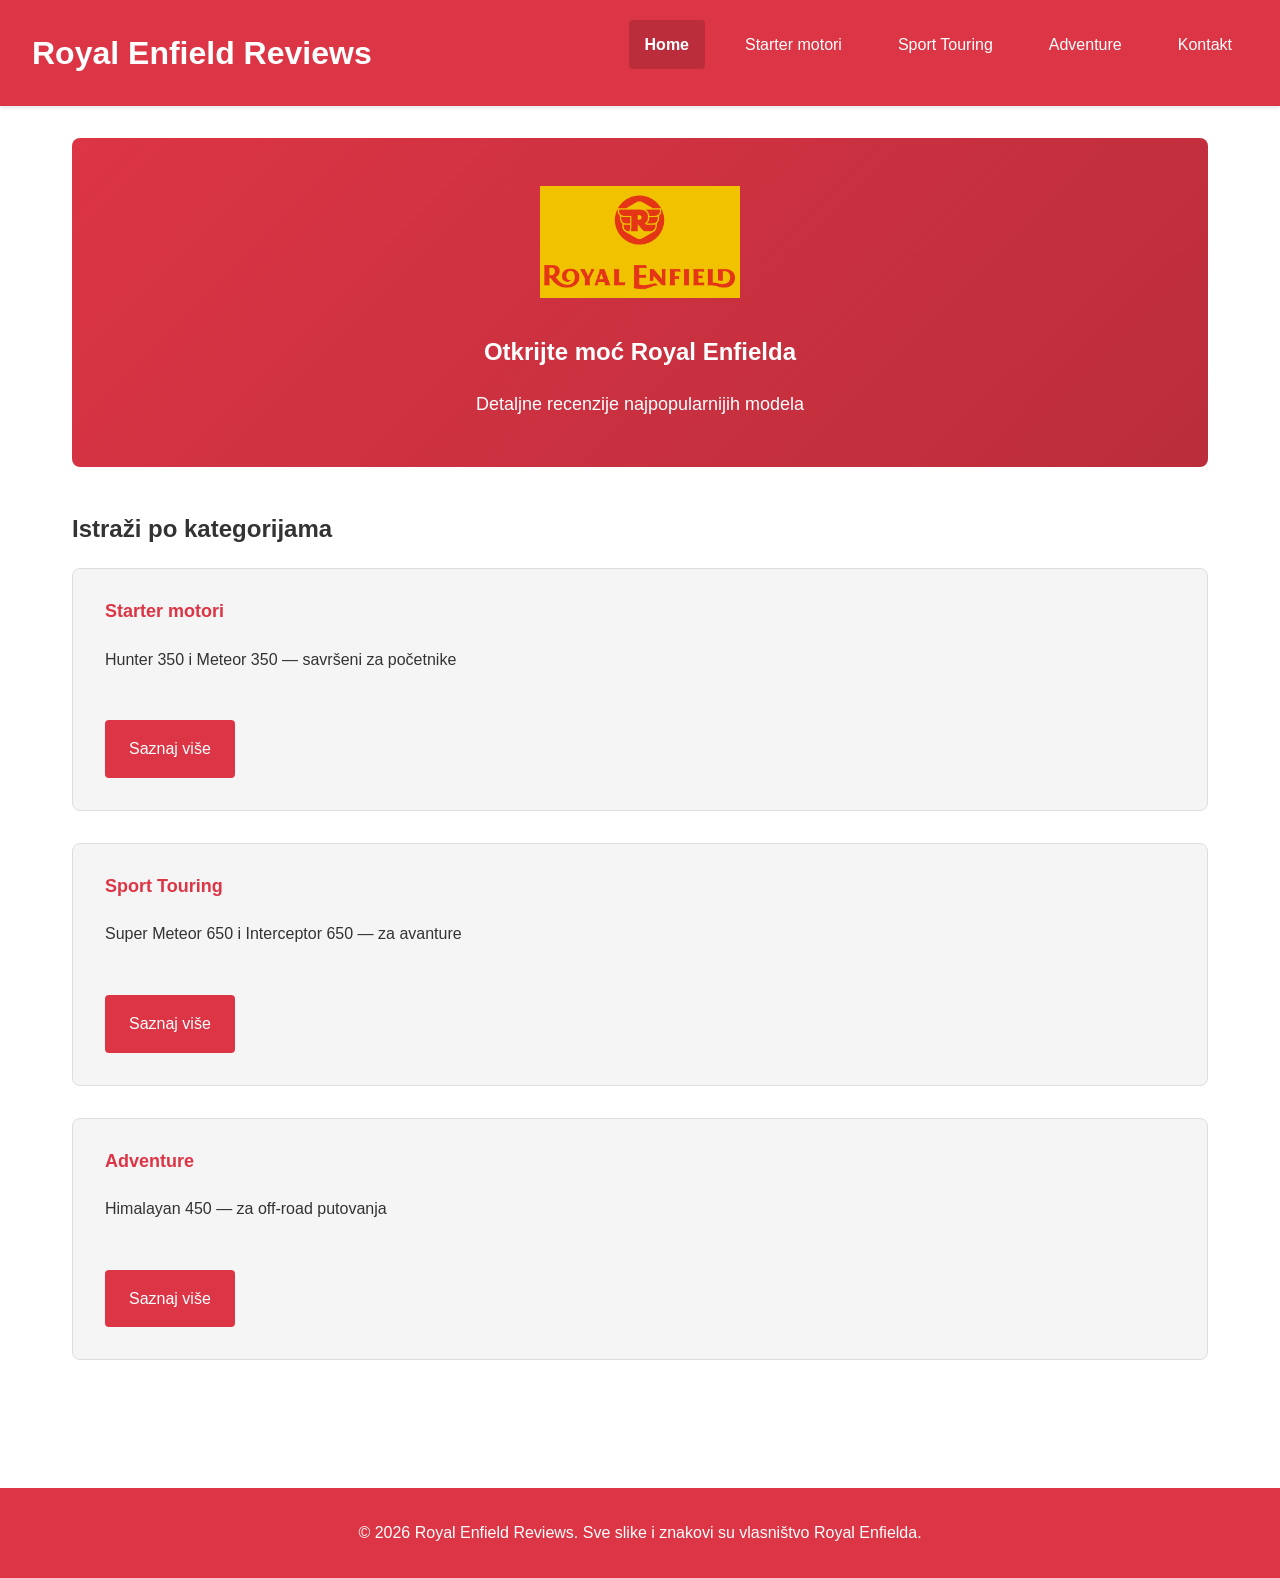
<file: index.html>
<!DOCTYPE html>
<html lang="hr">
<head>
    <meta charset="UTF-8">
    <meta name="viewport" content="width=device-width, initial-scale=1.0">
    <title>Royal Enfield Reviews - Motorkultne recenzije</title>
    <meta name="description" content="Detaljne recenzije Royal Enfield motora">
    <meta property="og:title" content="Royal Enfield Reviews">
    <meta property="og:description" content="Detaljne recenzije Royal Enfield motora - Hunter, Meteor, Super Meteor, Interceptor i Himalayan">
    <meta property="og:type" content="website">
    <link rel="stylesheet" href="css/style.css">
</head>
<body>
    <a href="#main-content" class="skip-link">Preskoči na glavni sadržaj</a>
    
    <header id="header">
    <h1>Royal Enfield Reviews</h1>
    
    <a href="#header" class="hamburger" id="hamburger-close">☰</a>
    <a href="#menu" class="hamburger" id="hamburger-open">☰</a>
    
    <nav class="nav-menu" id="menu">
        <ul>
            <li><a href="index.html" class="active">Home</a></li>
            <li><a href="Starter-motori.html">Starter motori</a></li>
            <li><a href="sport-touring.html">Sport Touring</a></li>
            <li><a href="adventure.html">Adventure</a></li>
            <li><a href="kontakt.html">Kontakt</a></li>
        </ul>
    </nav>
</header>
    <main id="main-content">
        <section class="hero">
            <img src="img/Royal-Enfield-Emblem.jpg" alt ="Royal Enfield logo" class="hero-logo">
            <h2>Otkrijte moć Royal Enfielda</h2>
            <p>Detaljne recenzije najpopularnijih modela</p>
        </section>

        <section class="categories">
            <h2>Istraži po kategorijama</h2>
            
            <article class="category-card">
                <h3>Starter motori</h3>
                <p>Hunter 350 i Meteor 350 — savršeni za početnike</p>
                <a href="Starter-motori.html">Saznaj više</a>
            </article>

            <article class="category-card">
                <h3>Sport Touring</h3>
                <p>Super Meteor 650 i Interceptor 650 — za avanture</p>
                <a href="sport-touring.html">Saznaj više</a>
            </article>

            <article class="category-card">
                <h3>Adventure</h3>
                <p>Himalayan 450 — za off-road putovanja</p>
                <a href="adventure.html">Saznaj više</a>
            </article>
        </section>
    </main>

    <footer>
        <p>&copy; 2026 Royal Enfield Reviews. Sve slike i znakovi su vlasništvo Royal Enfielda.</p>
    </footer>
</body>
</html>
</file>
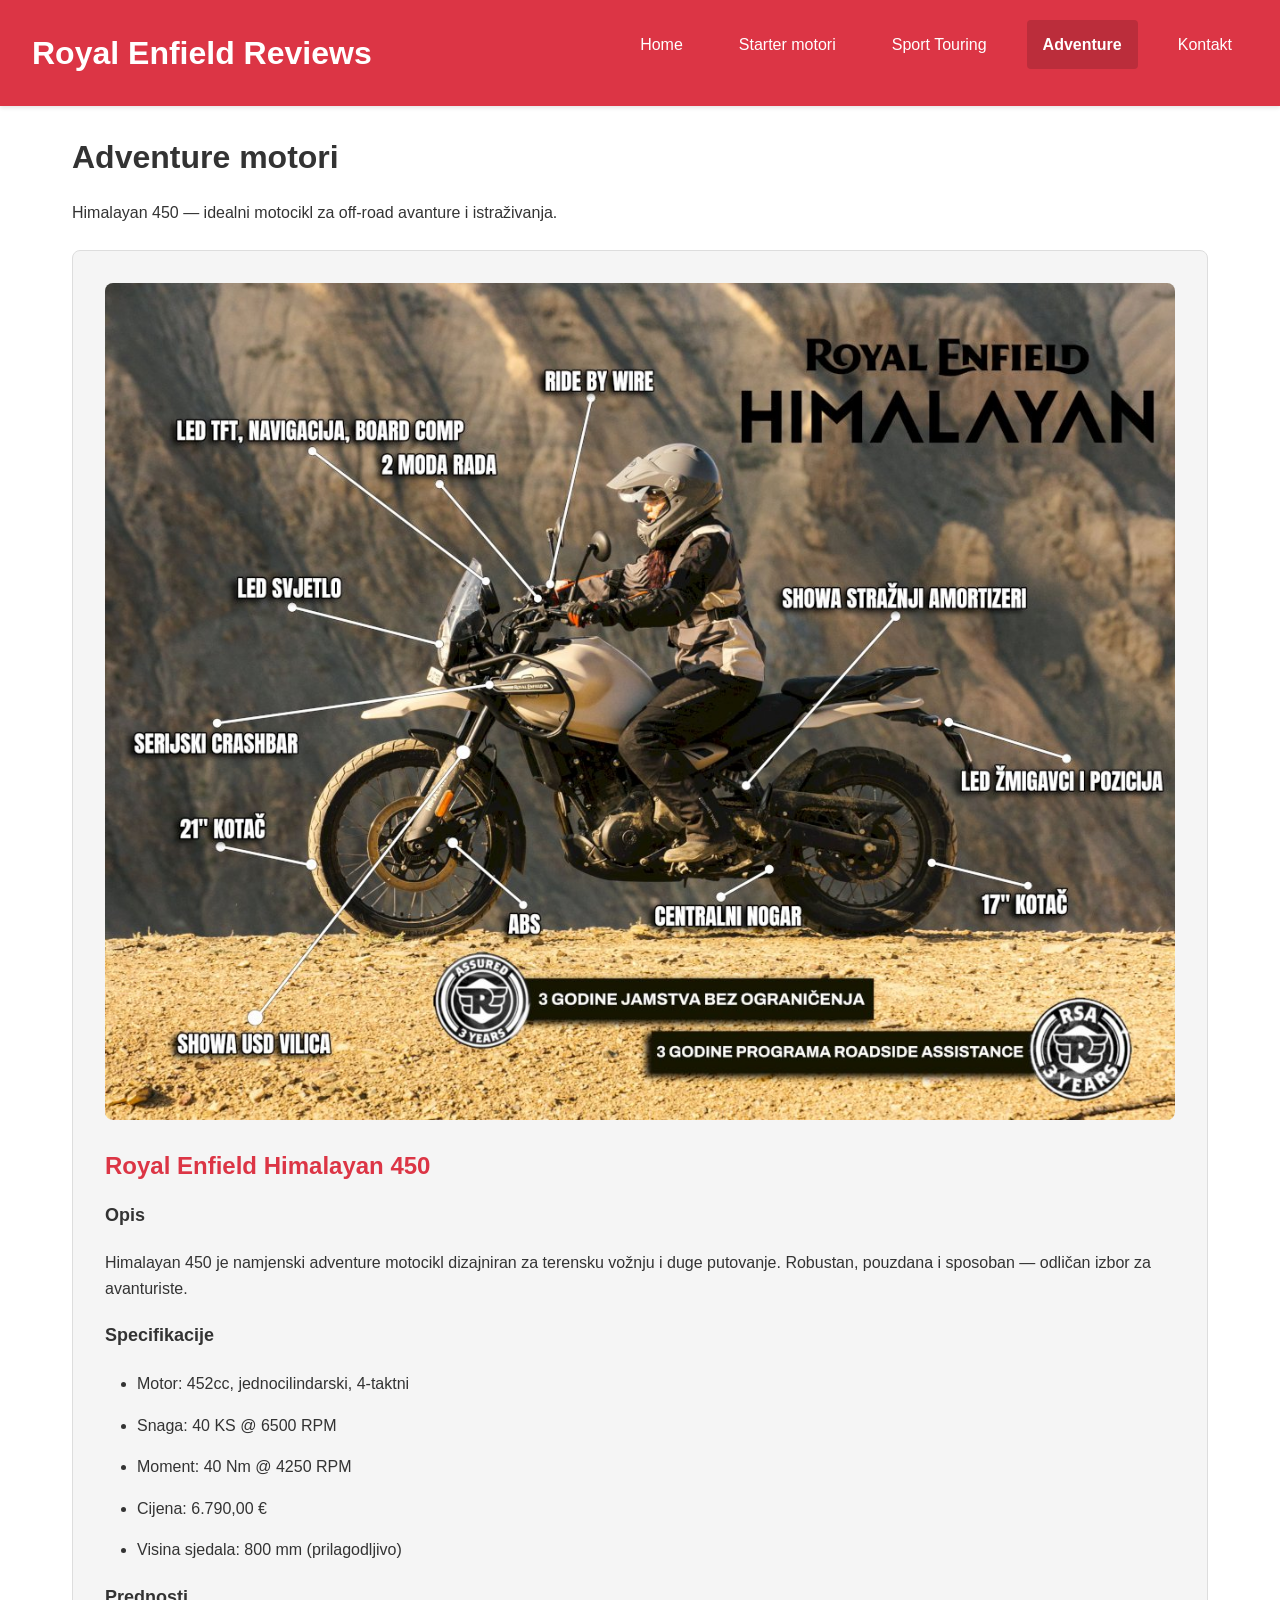
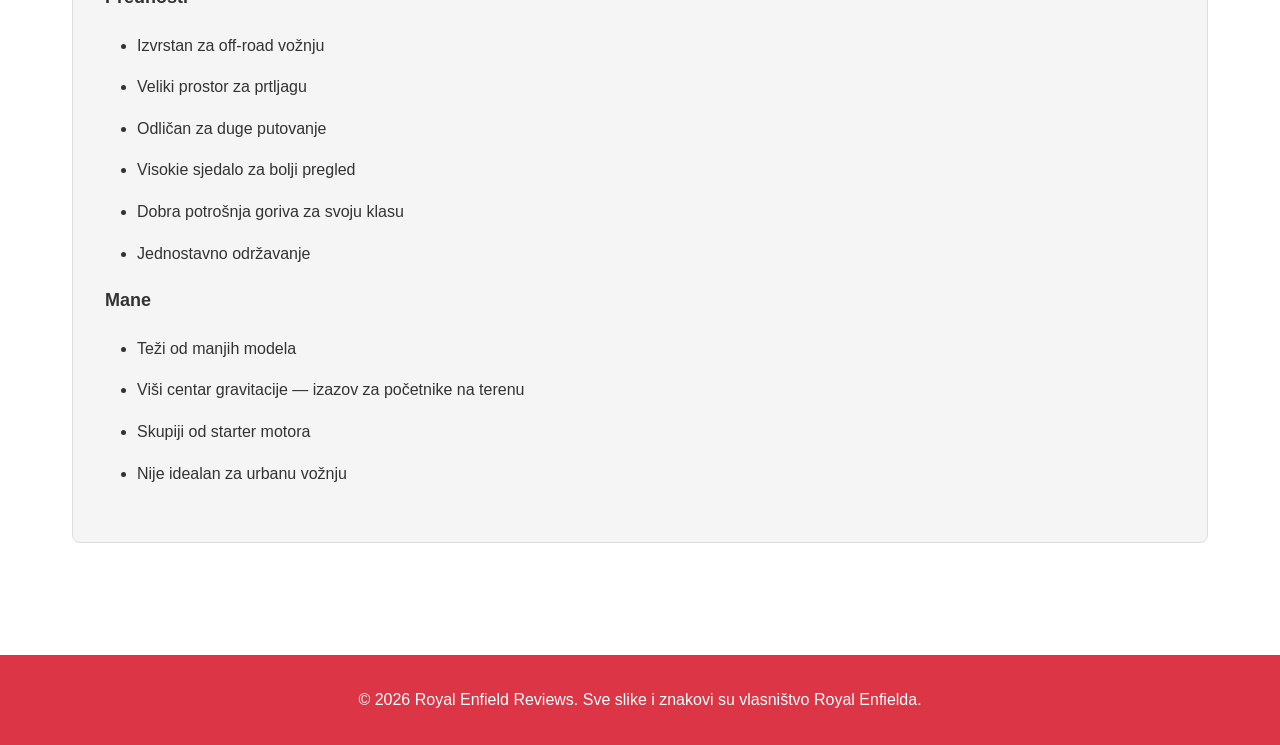
<file: adventure.html>
<!DOCTYPE html>
<html lang="hr">
<head>
    <meta charset="UTF-8">
    <meta name="viewport" content="width=device-width, initial-scale=1.0">
    <title>Adventure - Royal Enfield Reviews</title>
    <meta name="description" content="Detaljne recenzije Royal Enfield motora">
    <meta property="og:title" content="Royal Enfield Reviews">
    <meta property="og:description" content="Detaljne recenzije Royal Enfield motora - Hunter, Meteor, Super Meteor, Interceptor i Himalayan">
    <meta property="og:type" content="website">
    <link rel="stylesheet" href="css/style.css">
</head>
<body>
    <a href="#main-content" class="skip-link">Preskoči na glavni sadržaj</a>
    
    <header id="header">
    <h1>Royal Enfield Reviews</h1>
    
    <a href="#header" class="hamburger" id="hamburger-close">☰</a>
    <a href="#menu" class="hamburger" id="hamburger-open">☰</a>
    
    <nav class="nav-menu" id="menu">
        <ul>
            <li><a href="index.html">Home</a></li>
            <li><a href="Starter-motori.html">Starter motori</a></li>
            <li><a href="sport-touring.html">Sport Touring</a></li>
            <li><a href="adventure.html" class="active">Adventure</a></li>
            <li><a href="kontakt.html">Kontakt</a></li>
        </ul>
    </nav>
</header>

    <main id="main-content">
        <h1>Adventure motori</h1>
        <p>Himalayan 450 — idealni motocikl za off-road avanture i istraživanja.</p>

        <section class="motor-review">
            <img src="img/RE_Himalayan_450.jpg" alt="Royal Enfield Himalayan 450" class="motor-image">
            <h2>Royal Enfield Himalayan 450</h2>
            
            <h3>Opis</h3>
            <p>Himalayan 450 je namjenski adventure motocikl dizajniran za terensku vožnju i duge putovanje. Robustan, pouzdana i sposoban — odličan izbor za avanturiste.</p>
            
            <h3>Specifikacije</h3>
            <ul>
                <li>Motor: 452cc, jednocilindarski, 4-taktni</li>
                <li>Snaga: 40 KS @ 6500 RPM</li>
                <li>Moment: 40 Nm @ 4250 RPM</li>
                <li>Cijena: 6.790,00 €</li>
                <li>Visina sjedala: 800 mm (prilagodljivo)</li>
            </ul>
            
            <h3>Prednosti</h3>
            <ul>
                <li>Izvrstan za off-road vožnju</li>
                <li>Veliki prostor za prtljagu</li>
                <li>Odličan za duge putovanje</li>
                <li>Visokie sjedalo za bolji pregled</li>
                <li>Dobra potrošnja goriva za svoju klasu</li>
                <li>Jednostavno održavanje</li>
            </ul>
            
            <h3>Mane</h3>
            <ul>
                <li>Teži od manjih modela</li>
                <li>Viši centar gravitacije — izazov za početnike na terenu</li>
                <li>Skupiji od starter motora</li>
                <li>Nije idealan za urbanu vožnju</li>
            </ul>
        </section>
    </main>
    <footer>
        <p>&copy; 2026 Royal Enfield Reviews. Sve slike i znakovi su vlasništvo Royal Enfielda.</p>
    </footer>
</body>
</html>
</file>
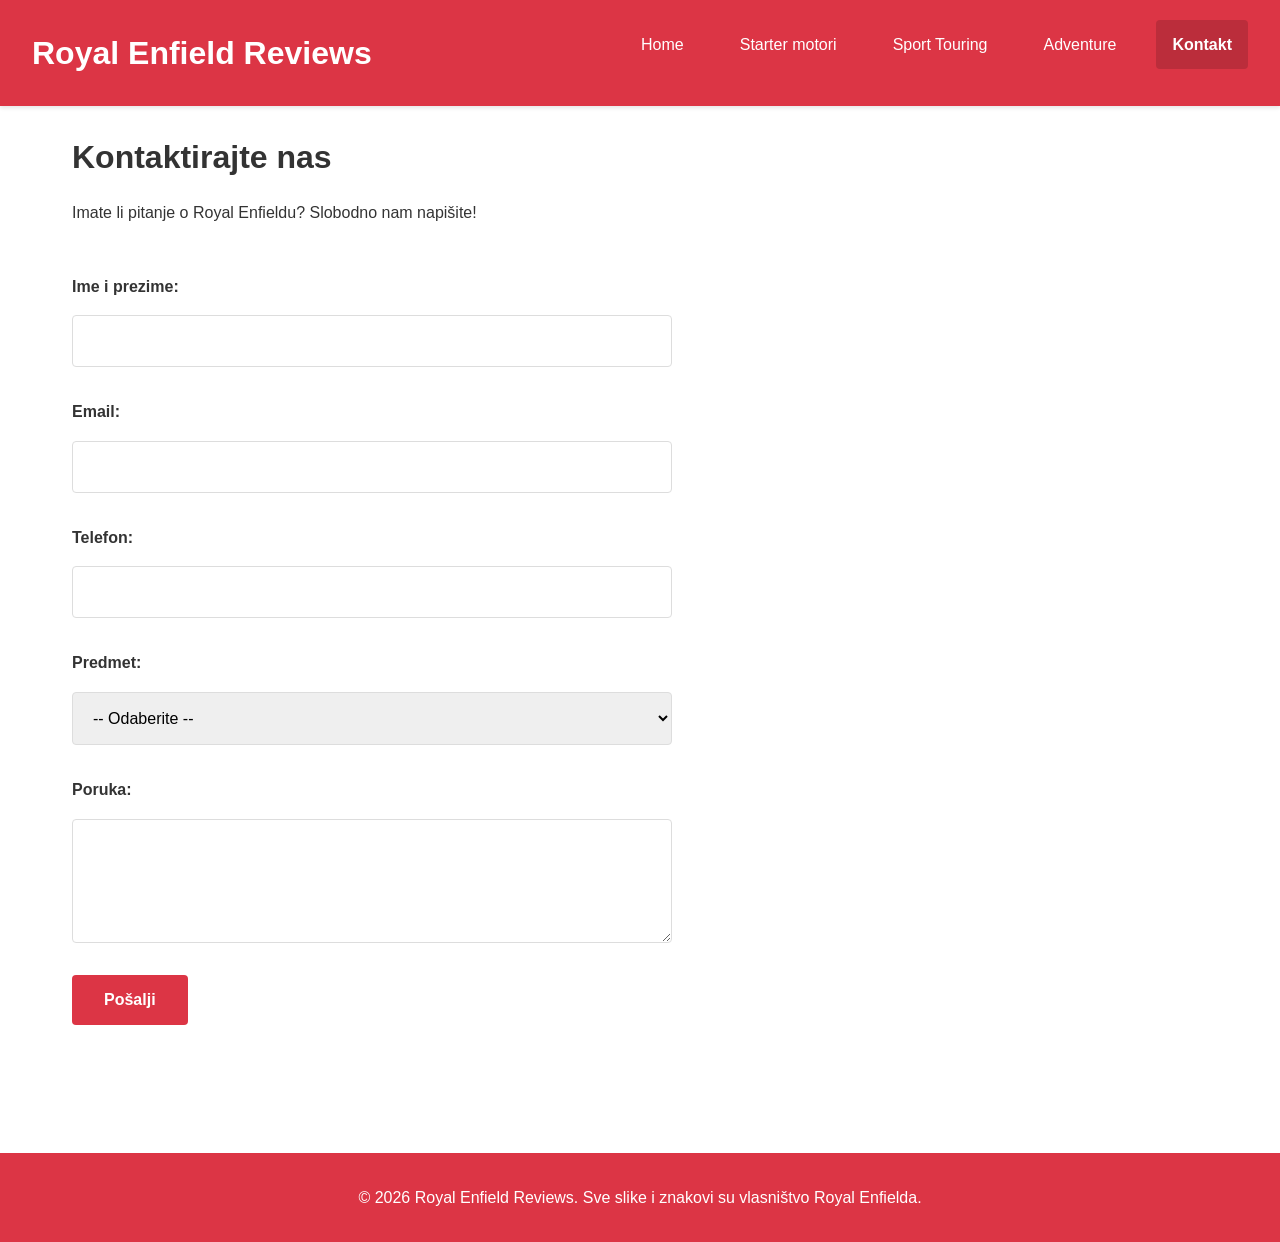
<file: kontakt.html>
<!DOCTYPE html>
<html lang="hr">
<head>
    <meta charset="UTF-8">
    <meta name="viewport" content="width=device-width, initial-scale=1.0">
    <title>Kontakt - Royal Enfield Reviews</title>
    <meta name="description" content="Detaljne recenzije Royal Enfield motora">
    <meta property="og:title" content="Royal Enfield Reviews">
    <meta property="og:description" content="Detaljne recenzije Royal Enfield motora - Hunter, Meteor, Super Meteor, Interceptor i Himalayan">
    <meta property="og:type" content="website">
    <link rel="stylesheet" href="css/style.css">
</head>
<body>
    <a href="#main-content" class="skip-link">Preskoči na glavni sadržaj</a>
    
    <header id="header">
    <h1>Royal Enfield Reviews</h1>
    
    <a href="#header" class="hamburger" id="hamburger-close">☰</a>
    <a href="#menu" class="hamburger" id="hamburger-open">☰</a>
    
    <nav class="nav-menu" id="menu">
        <ul>
            <li><a href="index.html">Home</a></li>
            <li><a href="Starter-motori.html">Starter motori</a></li>
            <li><a href="sport-touring.html">Sport Touring</a></li>
            <li><a href="adventure.html">Adventure</a></li>
            <li><a href="kontakt.html"  class="active">Kontakt</a></li>
        </ul>
    </nav>
</header>

    <main id="main-content">
        <h1>Kontaktirajte nas</h1>
        <p>Imate li pitanje o Royal Enfieldu? Slobodno nam napišite!</p>

        <form class="contact-form">
            <div class="form-group">
                <label for="name">Ime i prezime:</label>
                <input type="text" id="name" name="name" required>
            </div>

            <div class="form-group">
                <label for="email">Email:</label>
                <input type="email" id="email" name="email" required>
            </div>

            <div class="form-group">
                <label for="phone">Telefon:</label>
                <input type="tel" id="phone" name="phone">
            </div>

            <div class="form-group">
                <label for="subject">Predmet:</label>
                <select id="subject" name="subject" required>
                    <option value="">-- Odaberite --</option>
                    <option value="pitanje">Pitanje o motoru</option>
                    <option value="review">Prijedlog za review</option>
                    <option value="suradnja">Suradnja</option>
                    <option value="ostalo">Ostalo</option>
                </select>
            </div>

            <div class="form-group">
                <label for="message">Poruka:</label>
                <textarea id="message" name="message" rows="5" required></textarea>
            </div>

            <button type="submit">Pošalji</button>
        </form>
    </main>
    <footer>
        <p>&copy; 2026 Royal Enfield Reviews. Sve slike i znakovi su vlasništvo Royal Enfielda.</p>
    </footer>
</body>
</html>
</file>
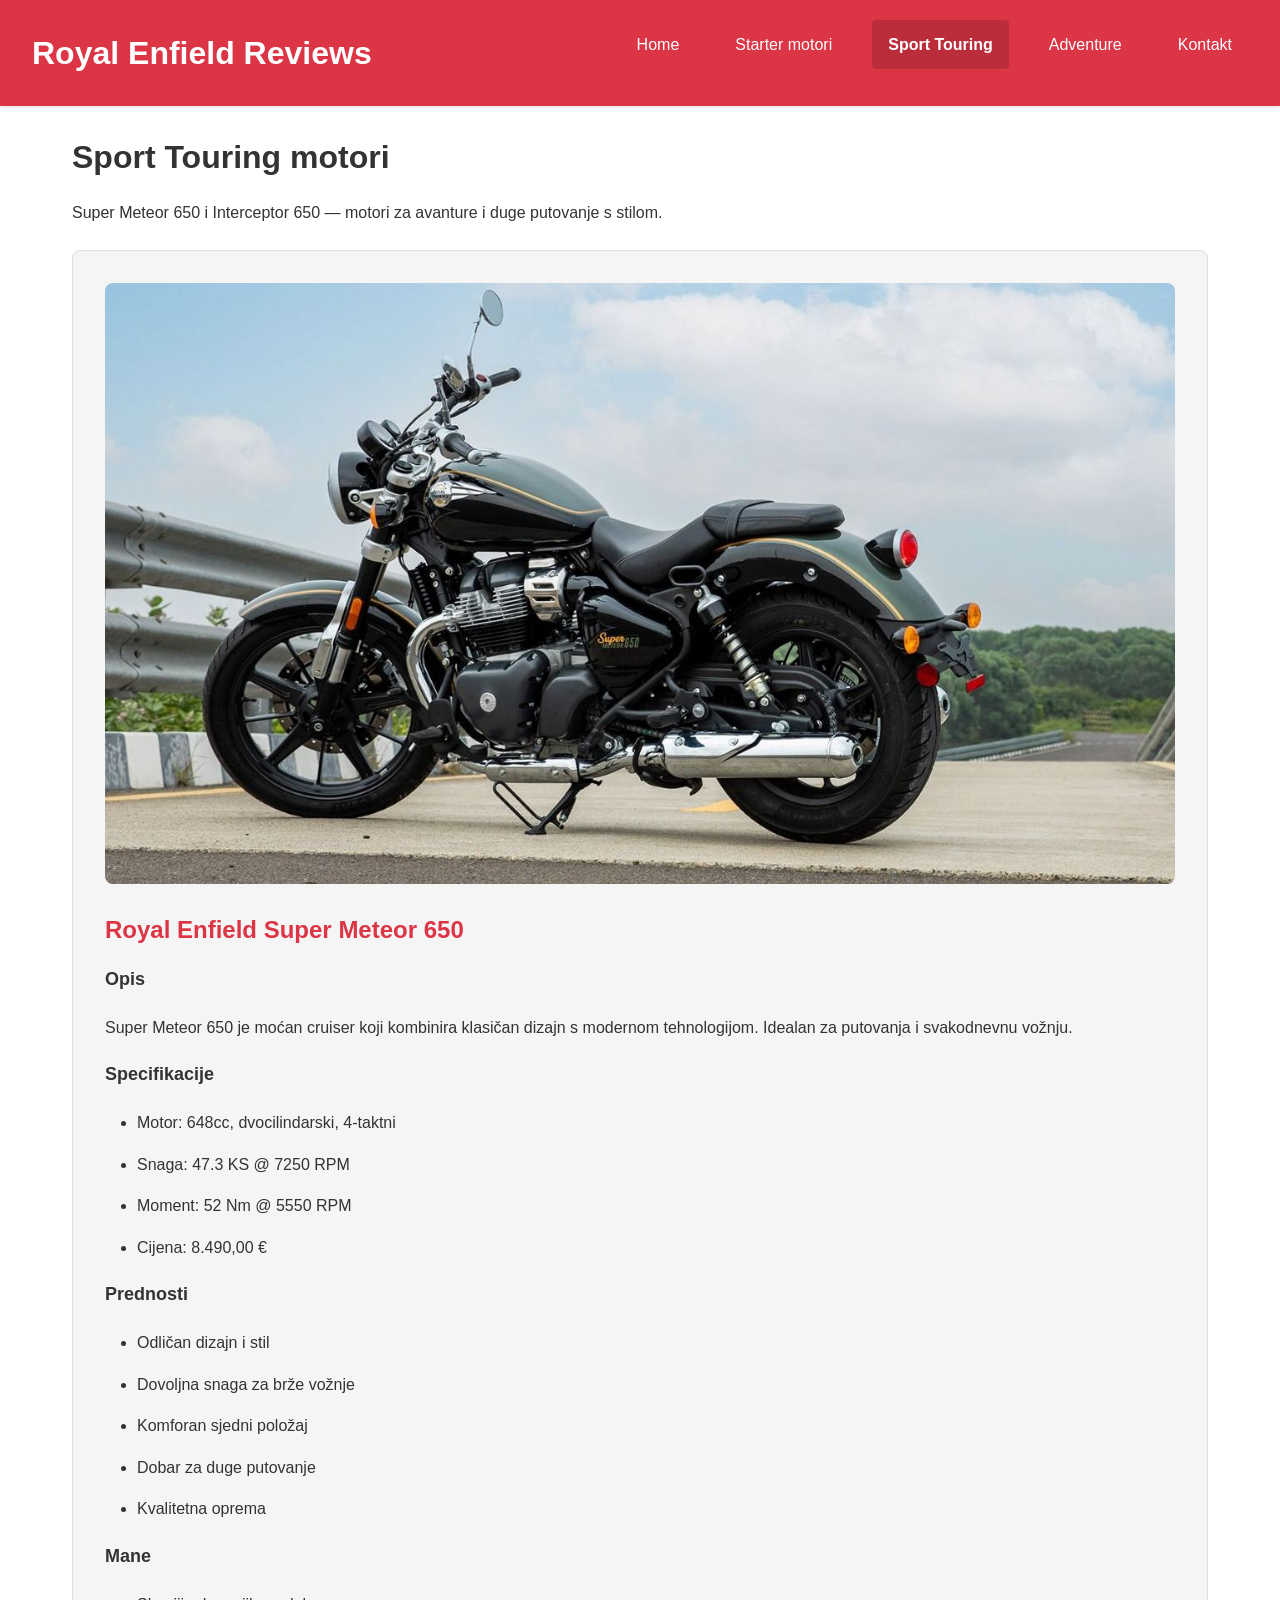
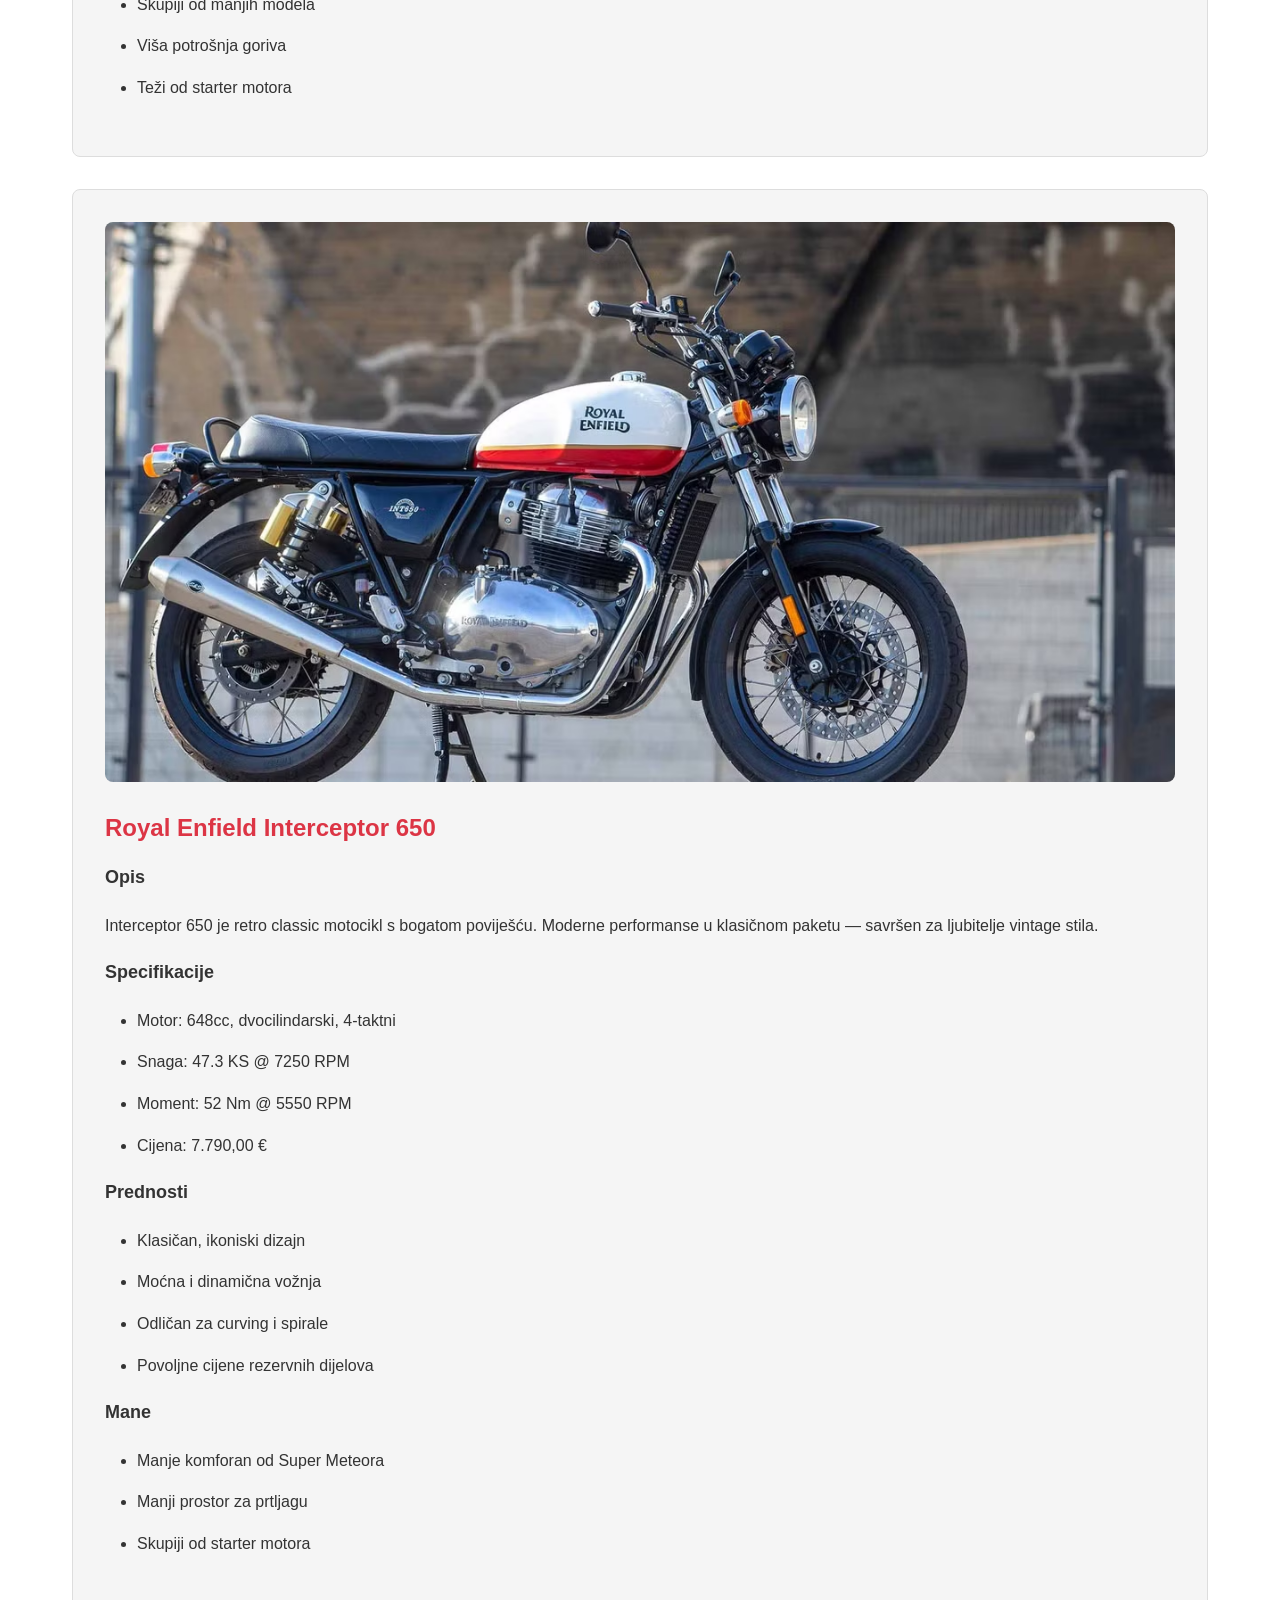
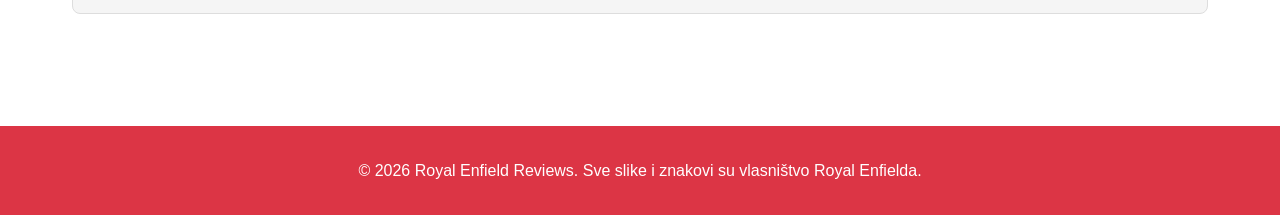
<file: sport-touring.html>
<!DOCTYPE html>
<html lang="hr">
<head>
    <meta charset="UTF-8">
    <meta name="viewport" content="width=device-width, initial-scale=1.0">
    <title>Sport Touring - Royal Enfield Reviews</title>
    <meta name="description" content="Detaljne recenzije Royal Enfield motora">
    <meta property="og:title" content="Royal Enfield Reviews">
    <meta property="og:description" content="Detaljne recenzije Royal Enfield motora - Hunter, Meteor, Super Meteor, Interceptor i Himalayan">
    <meta property="og:type" content="website">
    <link rel="stylesheet" href="css/style.css">
</head>
<body>
    <a href="#main-content" class="skip-link">Preskoči na glavni sadržaj</a>
    
    <header id="header">
    <h1>Royal Enfield Reviews</h1>
    
    <a href="#header" class="hamburger" id="hamburger-close">☰</a>
    <a href="#menu" class="hamburger" id="hamburger-open">☰</a>
    
    <nav class="nav-menu" id="menu">
        <ul>
            <li><a href="index.html">Home</a></li>
            <li><a href="Starter-motori.html">Starter motori</a></li>
            <li><a href="sport-touring.html" class="active">Sport Touring</a></li>
            <li><a href="adventure.html">Adventure</a></li>
            <li><a href="kontakt.html">Kontakt</a></li>
        </ul>
    </nav>
</header>
    <main id="main-content">
        <h1>Sport Touring motori</h1>
        <p>Super Meteor 650 i Interceptor 650 — motori za avanture i duge putovanje s stilom.</p>

        <section class="motor-review">
            <img src="img/Royal-Enfield-Super-Meteor-650-1-.jpg" alt="Royal Enfield Super Meteor 650" class="motor-image">
            <h2>Royal Enfield Super Meteor 650</h2>
            
            <h3>Opis</h3>
            <p>Super Meteor 650 je moćan cruiser koji kombinira klasičan dizajn s modernom tehnologijom. Idealan za putovanja i svakodnevnu vožnju.</p>
            
            <h3>Specifikacije</h3>
            <ul>
                <li>Motor: 648cc, dvocilindarski, 4-taktni</li>
                <li>Snaga: 47.3 KS @ 7250 RPM</li>
                <li>Moment: 52 Nm @ 5550 RPM</li>
                <li>Cijena: 8.490,00 €</li>
            </ul>
            
            <h3>Prednosti</h3>
            <ul>
                <li>Odličan dizajn i stil</li>
                <li>Dovoljna snaga za brže vožnje</li>
                <li>Komforan sjedni položaj</li>
                <li>Dobar za duge putovanje</li>
                <li>Kvalitetna oprema</li>
            </ul>
            
            <h3>Mane</h3>
            <ul>
                <li>Skupiji od manjih modela</li>
                <li>Viša potrošnja goriva</li>
                <li>Teži od starter motora</li>
            </ul>
        </section>

        <section class="motor-review">
            <img src="img/royal-enfield-interceptor-650.avif" alt="Royal Enfield Interceptor 650" class="motor-image">
            <h2>Royal Enfield Interceptor 650</h2>
            
            <h3>Opis</h3>
            <p>Interceptor 650 je retro classic motocikl s bogatom poviješću. Moderne performanse u klasičnom paketu — savršen za ljubitelje vintage stila.</p>
            
            <h3>Specifikacije</h3>
            <ul>
                <li>Motor: 648cc, dvocilindarski, 4-taktni</li>
                <li>Snaga: 47.3 KS @ 7250 RPM</li>
                <li>Moment: 52 Nm @ 5550 RPM</li>
                <li>Cijena: 7.790,00 €</li>
            </ul>
            
            <h3>Prednosti</h3>
            <ul>
                <li>Klasičan, ikoniski dizajn</li>
                <li>Moćna i dinamična vožnja</li>
                <li>Odličan za curving i spirale</li>
                <li>Povoljne cijene rezervnih dijelova</li>
            </ul>
            
            <h3>Mane</h3>
            <ul>
                <li>Manje komforan od Super Meteora</li>
                <li>Manji prostor za prtljagu</li>
                <li>Skupiji od starter motora</li>
            </ul>
        </section>
    </main>

    <footer>
        <p>&copy; 2026 Royal Enfield Reviews. Sve slike i znakovi su vlasništvo Royal Enfielda.</p>
    </footer>
</body>
</html>
</file>
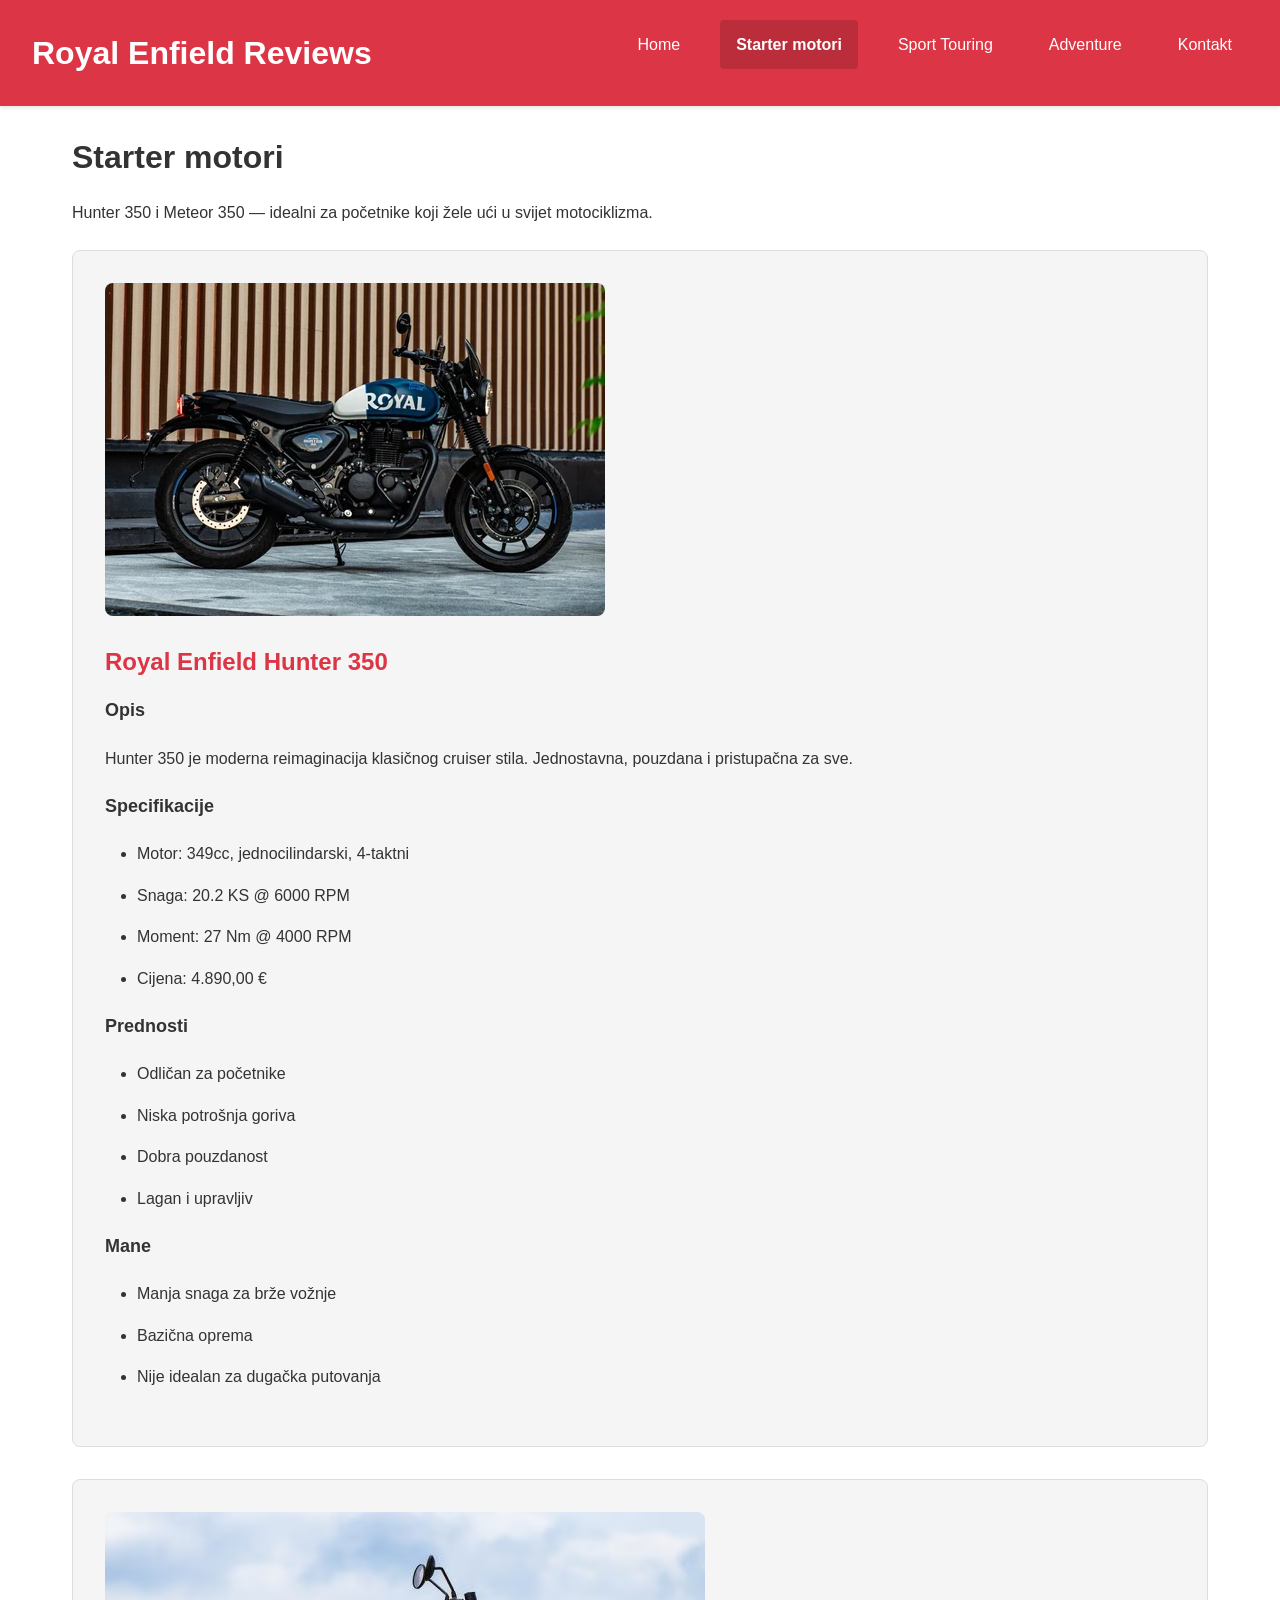
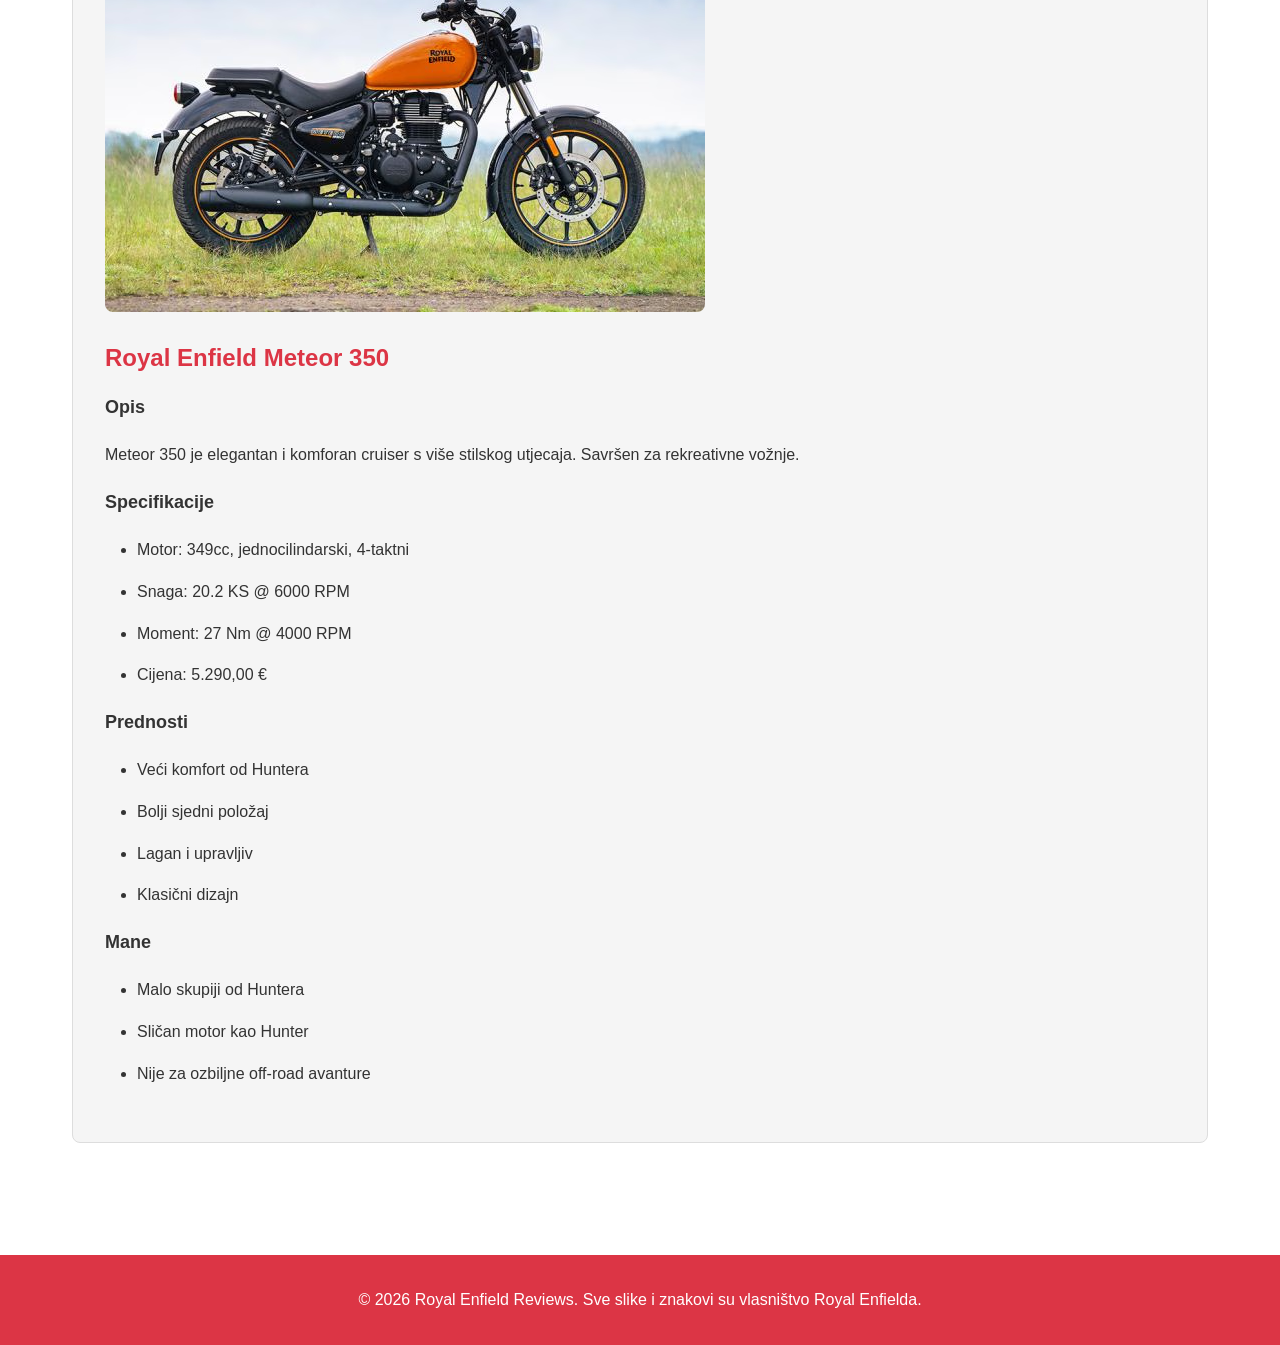
<file: Starter-motori.html>
<!DOCTYPE html>
<html lang="hr">
<head>
    <meta charset="UTF-8">
    <meta name="viewport" content="width=device-width, initial-scale=1.0">
    <title>Starter motori - Royal Enfield Reviews</title>
    <meta name="description" content="Detaljne recenzije Royal Enfield motora">
    <meta property="og:title" content="Royal Enfield Reviews">
    <meta property="og:description" content="Detaljne recenzije Royal Enfield motora - Hunter, Meteor, Super Meteor, Interceptor i Himalayan">
    <meta property="og:type" content="website">
    <link rel="stylesheet" href="css/style.css">
</head>
<body>
    <a href="#main-content" class="skip-link">Preskoči na glavni sadržaj</a>
    
    <header id="header">
    <h1>Royal Enfield Reviews</h1>
    
    <a href="#header" class="hamburger" id="hamburger-close">☰</a>
    <a href="#menu" class="hamburger" id="hamburger-open">☰</a>
    
    <nav class="nav-menu" id="menu">
        <ul>
            <li><a href="index.html">Home</a></li>
            <li><a href="Starter-motori.html" class="active">Starter motori</a></li>
            <li><a href="sport-touring.html">Sport Touring</a></li>
            <li><a href="adventure.html">Adventure</a></li>
            <li><a href="kontakt.html">Kontakt</a></li>
        </ul>
    </nav>
</header>
    <main id="main-content">
        <h1>Starter motori</h1>
        <p>Hunter 350 i Meteor 350 — idealni za početnike koji žele ući u svijet motociklizma.</p>

        <section class="motor-review">
            <img src="img/royal-enfield-hunter-350-motorcycle-500x500.webp" alt="Royal Enfield Hunter 350" class="motor-image">
            <h2>Royal Enfield Hunter 350</h2>
            
            <h3>Opis</h3>
            <p>Hunter 350 je moderna reimaginacija klasičnog cruiser stila. Jednostavna, pouzdana i pristupačna za sve.</p>
            
            <h3>Specifikacije</h3>
            <ul>
                <li>Motor: 349cc, jednocilindarski, 4-taktni</li>
                <li>Snaga: 20.2 KS @ 6000 RPM</li>
                <li>Moment: 27 Nm @ 4000 RPM</li>
                <li>Cijena: 4.890,00 €</li>
            </ul>
            
            <h3>Prednosti</h3>
            <ul>
                <li>Odličan za početnike</li>
                <li>Niska potrošnja goriva</li>
                <li>Dobra pouzdanost</li>
                <li>Lagan i upravljiv</li>
            </ul>
            
            <h3>Mane</h3>
            <ul>
                <li>Manja snaga za brže vožnje</li>
                <li>Bazična oprema</li>
                <li>Nije idealan za dugačka putovanja</li>
            </ul>
        </section>

        <section class="motor-review">
            <img src="img/Royal enfield meteor 350.avif" alt="Royal Enfield Meteor 350" class="motor-image">
            <h2>Royal Enfield Meteor 350</h2>
            
            <h3>Opis</h3>
            <p>Meteor 350 je elegantan i komforan cruiser s više stilskog utjecaja. Savršen za rekreativne vožnje.</p>
            
            <h3>Specifikacije</h3>
            <ul>
                <li>Motor: 349cc, jednocilindarski, 4-taktni</li>
                <li>Snaga: 20.2 KS @ 6000 RPM</li>
                <li>Moment: 27 Nm @ 4000 RPM</li>
                <li>Cijena: 5.290,00 €</li>
            </ul>
            
            <h3>Prednosti</h3>
            <ul>
                <li>Veći komfort od Huntera</li>
                <li>Bolji sjedni položaj</li>
                <li>Lagan i upravljiv</li>
                <li>Klasični dizajn</li>
            </ul>
            
            <h3>Mane</h3>
            <ul>
                <li>Malo skupiji od Huntera</li>
                <li>Sličan motor kao Hunter</li>
                <li>Nije za ozbiljne off-road avanture</li>
            </ul>
        </section>
    </main>

    <footer>
        <p>&copy; 2026 Royal Enfield Reviews. Sve slike i znakovi su vlasništvo Royal Enfielda.</p>
    </footer>
</body>
</html>
</file>
<file: css/style.css>
/* 1. CSS VARIJABLE - TOKENI */
:root {
    /* Boje */
    --color-primary: #dc3545;        /* Crvena (Royal Enfield) */
    --color-primary-dark: #bb2d3b;   /* Tamnija crvena */
    --color-text: #333333;           /* Temna siva za tekst */
    --color-text-light: #666666;     /* Светла сива za sekundarni tekst */
    --color-bg: #ffffff;             /* Bijela pozadina */
    --color-bg-light: #f5f5f5;       /* Svjetla siva pozadina */
    --color-border: #dddddd;         /* Granica */
    
    /* Razmaci */
    --spacing-xs: 0.5rem;            /* 8px */
    --spacing-sm: 1rem;              /* 16px */
    --spacing-md: 1.5rem;            /* 24px */
    --spacing-lg: 2rem;              /* 32px */
    --spacing-xl: 3rem;              /* 48px */
    
    /* Fontovi */
    --font-family-base: 'Segoe UI', Tahoma, Geneva, Verdana, sans-serif;
    --font-size-base: 1rem;          /* 16px */
    --font-size-sm: 0.875rem;        /* 14px */
    --font-size-lg: 1.125rem;        /* 18px */
    --font-size-xl: 1.5rem;          /* 24px */
    --font-size-2xl: 2rem;           /* 32px */
}
/* 2. RESET i GLOBALNI STILOVI */

* {
    margin: 0;
    padding: 0;
    box-sizing: border-box;
}

html {
    scroll-behavior: smooth;
}

body {
    font-family: var(--font-family-base);
    font-size: var(--font-size-base);
    color: var(--color-text);
    background-color: var(--color-bg);
    line-height: 1.6;
}

/* Linkovi */
a {
    color: var(--color-primary);
    text-decoration: none;
    transition: color 0.3s ease;
}

a:hover {
    color: var(--color-primary-dark);
    text-decoration: underline;
}

/* Fokus za pristupačnost */
a:focus,
button:focus,
input:focus,
textarea:focus,
select:focus {
    outline: 3px solid var(--color-primary);
    outline-offset: 2px;
}

/* Naslovi */
h1, h2, h3 {
    margin-bottom: var(--spacing-md);
    color: var(--color-text);
    line-height: 1.2;
}

h1 {
    font-size: var(--font-size-2xl);
}

h2 {
    font-size: var(--font-size-xl);
}

h3 {
    font-size: var(--font-size-lg);
}

/* Paragrafi */
p {
    margin-bottom: var(--spacing-md);
}
/* Liste */
ul, ol {
    margin-left: var(--spacing-lg);
    margin-bottom: var(--spacing-md);
}

li {
    margin-bottom: var(--spacing-sm);
}
/* 3. HEADER i NAVIGACIJA */

header {
    background-color: var(--color-primary);
    color: white;
    padding: var(--spacing-lg);
    box-shadow: 0 2px 4px rgba(0, 0, 0, 0.1);
    display: flex;
    justify-content: space-between;
    align-items: center;
    position: relative;
}

header h1 {
    color: white;
    margin-bottom: 0;
    flex: 1;
}

/* Hamburger gumb */
.hamburger {
    display: none;
    font-size: 1.5rem;
    cursor: pointer;
    color: white;
    background: none;
    border: none;
    padding: var(--spacing-sm);
}

#hamburger-close {
    display: none;
}

/* Navigacija */
.nav-menu {
    display: flex;
}

.nav-menu ul {
    list-style: none;
    margin: 0;
    padding: 0;
    display: flex;
    flex-wrap: wrap;
    gap: var(--spacing-md);
}

nav a {
    color: white;
    padding: var(--spacing-sm);
    border-radius: 4px;
    transition: background-color 0.3s ease;
}

nav a:hover {
    background-color: var(--color-primary-dark);
    text-decoration: none;
}

nav a.active {
    background-color: var(--color-primary-dark);
    font-weight: bold;
}
nav a:focus {
    outline: 3px solid white;
    outline-offset: 2px;
    background-color: var(--color-primary-dark);
}
/* Skip link za pristupačnost */
.skip-link {
    position: absolute;
    top: -40px;
    left: 0;
    background-color: var(--color-primary);
    color: white;
    padding: var(--spacing-sm);
    text-decoration: none;
    z-index: 100;
}

.skip-link:focus {
    top: 0;
}

/* HAMBURGER NA MOBILELU - do 768px */
@media (max-width: 768px) {
    
    header {
        flex-wrap: wrap;
        position: relative;
    }
    
    /* Prikaži hamburger gumb */
    #hamburger-open {
        display: block;
    }
    
    #hamburger-close {
        display: none;
    }
    
    /* Navigacija je skrivena po defaultu */
    .nav-menu {
        display: none;
        position: absolute;
        top: 100%;
        left: 0;
        right: 0;
        width: 100%;
        background-color: var(--color-primary-dark);
        flex-direction: column;
        z-index: 999;
    }
    
    /* Kada je menu u :target, prikaži ga */
    .nav-menu:target {
        display: flex;
    }
    
    /* Navigacija ide vertikalno */
    .nav-menu ul {
        flex-direction: column;
        gap: 0;
        width: 100%;
    }
    
    nav a {
        display: block;
        padding: var(--spacing-md) var(--spacing-lg);
        text-align: left;
        border-radius: 0;
    }
    
    /* Prikaži close gumb kada je meni otvoren */
    .nav-menu:target ~ #hamburger-close {
        display: block;
    }
    
    /* Sakrij open gumb kada je meni otvoren */
    .nav-menu:target ~ #hamburger-open {
        display: none;
    }
}
/* 4. MAIN CONTENT */

main {
    max-width: 1200px;
    margin: 0 auto;
    padding: var(--spacing-lg);
    min-height: calc(100vh - 200px);
}

/* Hero sekcija */
.hero {
    background: linear-gradient(135deg, var(--color-primary) 0%, var(--color-primary-dark) 100%);
    color: white;
    padding: var(--spacing-xl);
    border-radius: 8px;
    text-align: center;
    margin-bottom: var(--spacing-xl);
}

.hero h2 {
    color: white;
    margin-bottom: var(--spacing-md);
}

.hero p {
    font-size: var(--font-size-lg);
    margin-bottom: 0;
}

/* 5. KARTICE i KOMPONENTE */

.categories {
    margin-bottom: var(--spacing-xl);
}

.category-card,
.motor-review {
    background-color: var(--color-bg-light);
    border: 1px solid var(--color-border);
    border-radius: 8px;
    padding: var(--spacing-lg);
    margin-bottom: var(--spacing-lg);
    transition: box-shadow 0.3s ease, transform 0.3s ease;
}

.category-card:hover {
    box-shadow: 0 4px 12px rgba(0, 0, 0, 0.1);
    transform: translateY(-4px);
}

.category-card h3,
.motor-review h2 {
    color: var(--color-primary);
}

.category-card a {
    display: inline-block;
    margin-top: var(--spacing-md);
    padding: var(--spacing-sm) var(--spacing-md);
    background-color: var(--color-primary);
    color: white;
    border-radius: 4px;
    transition: background-color 0.3s ease;
}

.category-card a:hover {
    background-color: var(--color-primary-dark);
    text-decoration: none;
}

/* 6. FORMA */

.contact-form {
    max-width: 600px;
    margin: var(--spacing-xl) 0;
}

.form-group {
    margin-bottom: var(--spacing-lg);
    display: flex;
    flex-direction: column;
}

label {
    margin-bottom: var(--spacing-sm);
    font-weight: bold;
    color: var(--color-text);
}

input,
textarea,
select {
    padding: var(--spacing-sm);
    border: 1px solid var(--color-border);
    border-radius: 4px;
    font-family: var(--font-family-base);
    font-size: var(--font-size-base);
    transition: border-color 0.3s ease;
}

input:focus,
textarea:focus,
select:focus {
    border-color: var(--color-primary);
}

textarea {
    resize: vertical;
    min-height: 120px;
}

button {
    padding: var(--spacing-sm) var(--spacing-lg);
    background-color: var(--color-primary);
    color: white;
    border: none;
    border-radius: 4px;
    font-size: var(--font-size-base);
    font-weight: bold;
    cursor: pointer;
    transition: background-color 0.3s ease;
}

button:hover {
    background-color: var(--color-primary-dark);
}

/* 7. FOOTER */

footer {
    background-color: var(--color-primary);
    color: white;
    text-align: center;
    padding: var(--spacing-lg);
    margin-top: var(--spacing-xl);
}

footer p {
    margin-bottom: 0;
    color: white;
}
/* 8. RESPONSIVE DIZAJN - TABLET i MOBITEL */

/* Tablet (do 768px) */
@media (max-width: 768px) {
    
    /* Header */
    header {
        padding: var(--spacing-md);
    }
    
    header h1 {
        font-size: var(--font-size-xl);
        margin-bottom: var(--spacing-sm);
    }
    
    /* Navigacija */
    nav ul {
        flex-direction: column;
        gap: var(--spacing-sm);
    }
    
    nav a {
        display: block;
        padding: var(--spacing-sm);
        text-align: center;
    }
    
    /* Main */
    main {
        padding: var(--spacing-md);
    }
    
    /* Kartice */
    .category-card,
    .motor-review {
        padding: var(--spacing-md);
        margin-bottom: var(--spacing-md);
    }
    
    /* Hero */
    .hero {
        padding: var(--spacing-lg);
    }
    
    .hero h2 {
        font-size: var(--font-size-lg);
    }
    
    /* Forma */
    .contact-form {
        max-width: 100%;
    }
}

/* Mobitel (do 480px) */
@media (max-width: 480px) {
    
    /* Naslovi */
    h1 {
        font-size: var(--font-size-xl);
    }
    
    h2 {
        font-size: var(--font-size-lg);
    }
    
    h3 {
        font-size: var(--font-size-base);
    }
    
    /* Header */
    header {
        padding: var(--spacing-sm);
    }
    
    header h1 {
        font-size: var(--font-size-lg);
    }
    
    /* Navigacija */
    nav ul {
        gap: var(--spacing-xs);
    }
    
    nav a {
        padding: var(--spacing-xs) var(--spacing-sm);
        font-size: var(--font-size-sm);
    }
    
    /* Main */
    main {
        padding: var(--spacing-sm);
        min-height: calc(100vh - 150px);
    }
    
    /* Kartice */
    .category-card,
    .motor-review {
        padding: var(--spacing-md);
    }
    
    /* Hero */
    .hero {
        padding: var(--spacing-md);
    }
    
    /* Button */
    button {
        width: 100%;
        padding: var(--spacing-md);
    }
}
/* Slike */

.hero-logo {
    max-width: 200px;
    height: auto;
    margin-bottom: var(--spacing-lg);
}

.motor-image {
    max-width: 100%;
    height: auto;
    border-radius: 8px;
    margin-bottom: var(--spacing-lg);
    display: block;
}

.category-card img {
    max-width: 100%;
    height: auto;
    border-radius: 8px;
    margin-bottom: var(--spacing-md);
}
</file>
